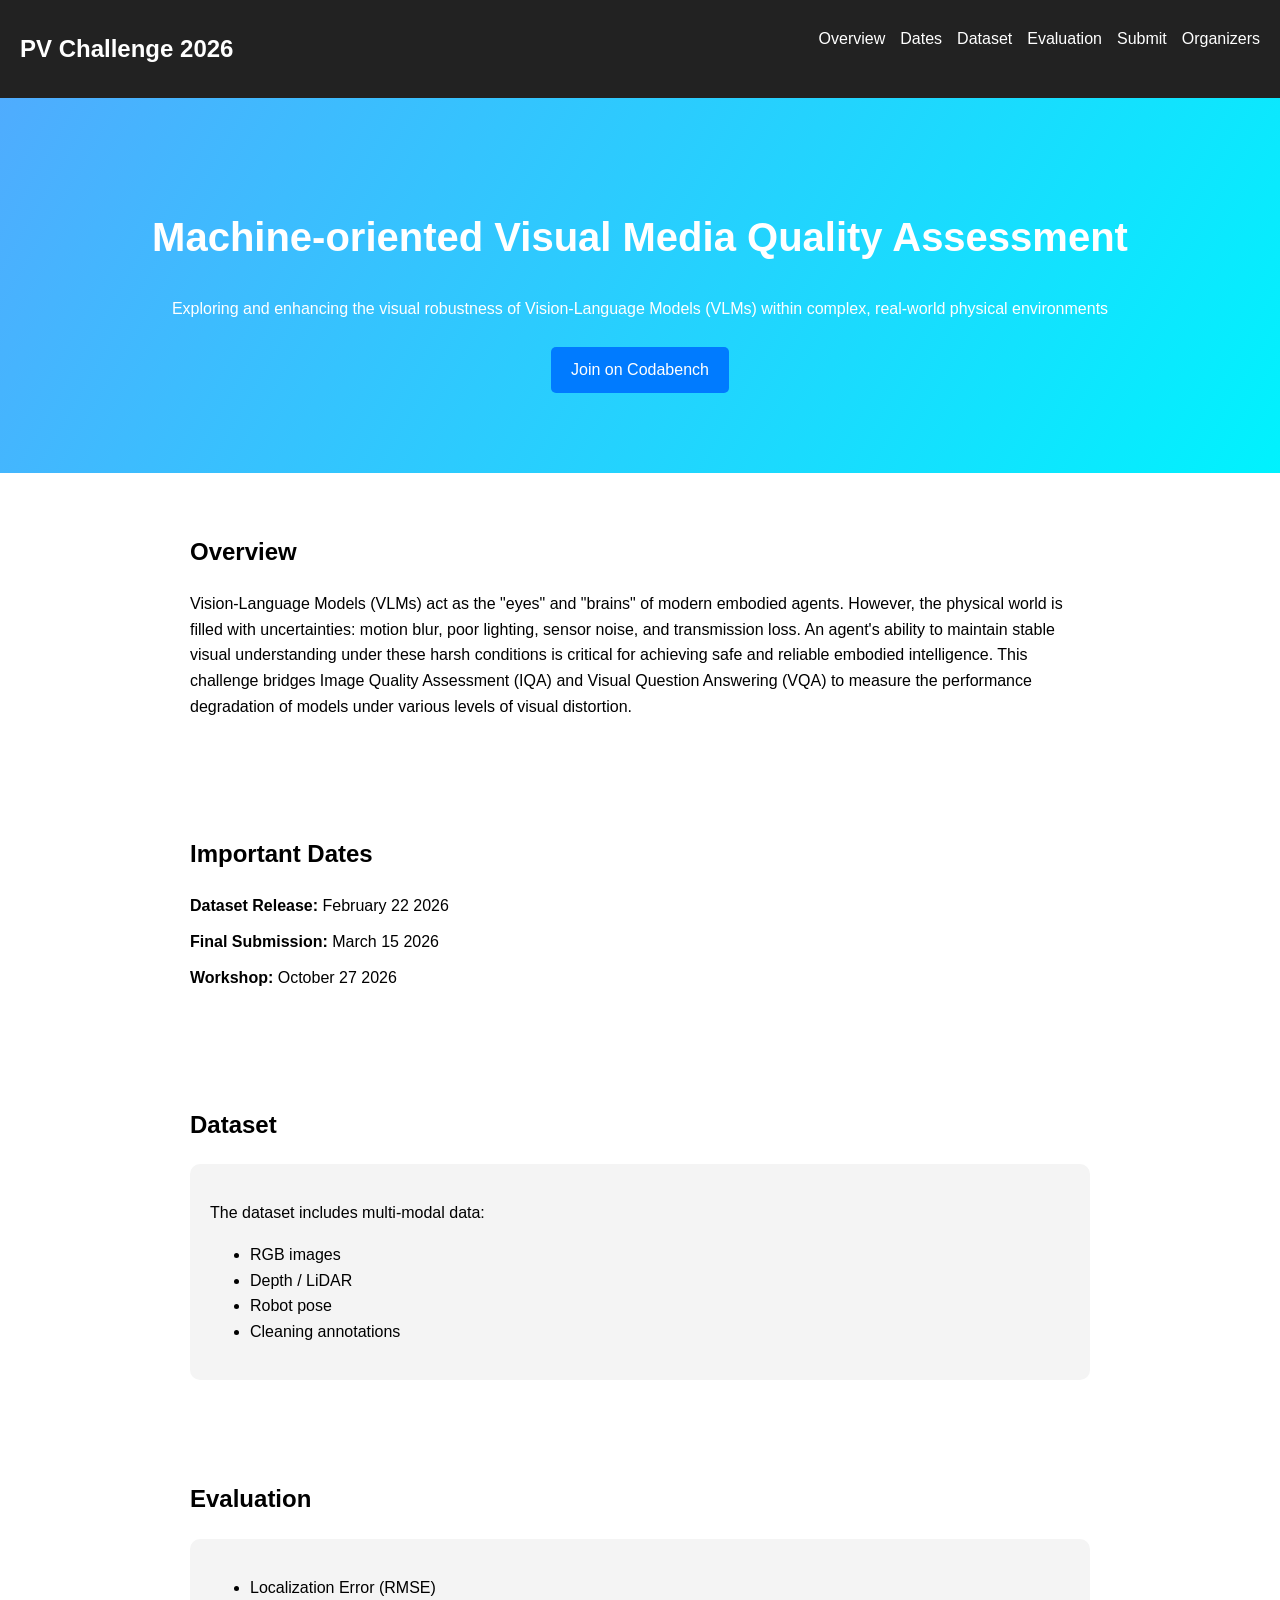
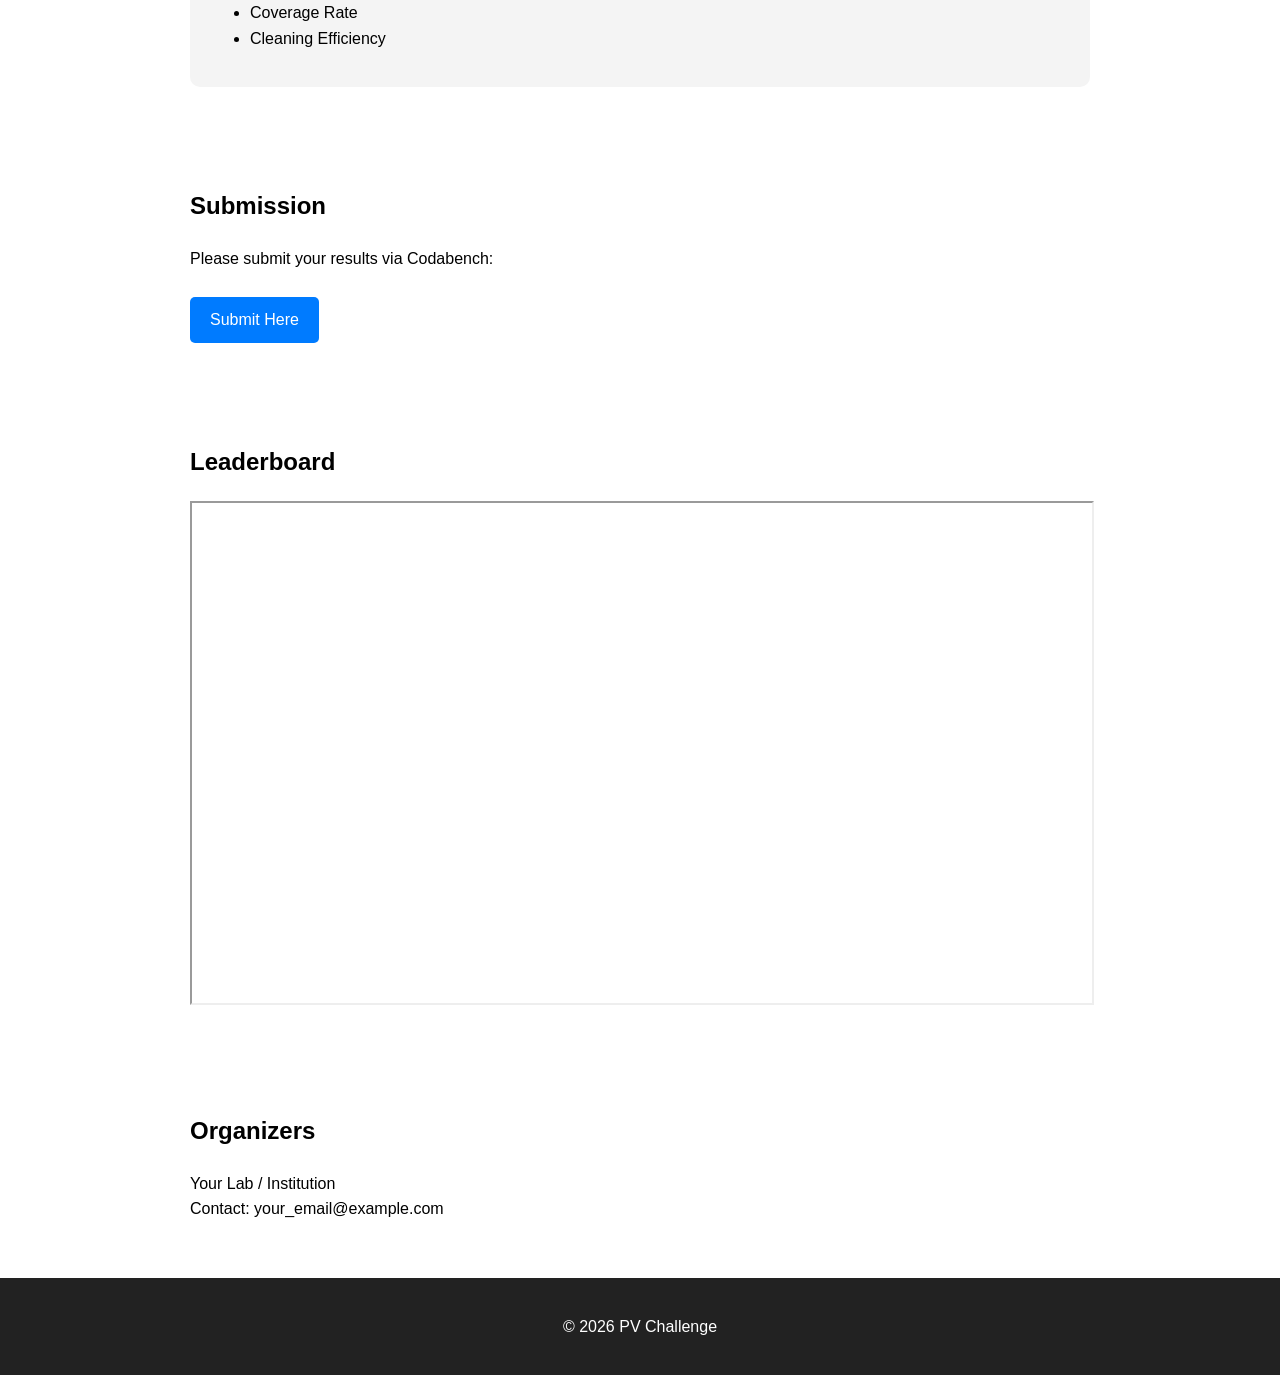
<file: M-VQA/index.html>
<!DOCTYPE html>
<html lang="en">
<head>
  <meta charset="UTF-8">
  <title>Machine-oriented Visual Media Quality Assessment</title>
  <link rel="stylesheet" href="style.css">
</head>

<body>

<!-- 顶部导航 -->
<nav>
  <h2>PV Challenge 2026</h2>
  <ul>
    <li><a href="#overview">Overview</a></li>
    <li><a href="#dates">Dates</a></li>
    <li><a href="#dataset">Dataset</a></li>
    <li><a href="#evaluation">Evaluation</a></li>
    <li><a href="#submit">Submit</a></li>
    <li><a href="#organizers">Organizers</a></li>
  </ul>
</nav>

<!-- Hero 区 -->
<header>
  <h1>Machine-oriented Visual Media Quality Assessment</h1>
  <p>Exploring and enhancing the visual robustness of Vision-Language Models (VLMs) within complex, real-world physical environments</p>
  <a class="btn" href="https://www.codabench.org/competitions/13658/#/pages-tab">Join on Codabench</a>
</header>

<!-- Overview -->
<section id="overview">
  <h2>Overview</h2>
  <p>
    Vision-Language Models (VLMs) act as the "eyes" and "brains" of modern embodied agents. However, the physical world is filled with uncertainties: motion blur, poor lighting, sensor noise, and transmission loss.
	An agent's ability to maintain stable visual understanding under these harsh conditions is critical for achieving safe and reliable embodied intelligence. This challenge bridges Image Quality Assessment (IQA) and Visual Question Answering (VQA) to measure the performance degradation of models under various levels of visual distortion.
  </p>
</section>

<!-- Dates -->
<section id="dates">
  <h2>Important Dates</h2>
  <ul class="timeline">
    <li><b>Dataset Release:</b> February 22 2026</li>
    <li><b>Final Submission:</b> March 15 2026</li>
    <li><b>Workshop:</b> October 27 2026</li>
  </ul>
</section>

<!-- Dataset -->
<section id="dataset">
  <h2>Dataset</h2>
  <div class="card">
    <p>
      The dataset includes multi-modal data:
    </p>
    <ul>
      <li>RGB images</li>
      <li>Depth / LiDAR</li>
      <li>Robot pose</li>
      <li>Cleaning annotations</li>
    </ul>
  </div>
</section>

<!-- Evaluation -->
<section id="evaluation">
  <h2>Evaluation</h2>
  <div class="card">
    <ul>
      <li>Localization Error (RMSE)</li>
      <li>Coverage Rate</li>
      <li>Cleaning Efficiency</li>
    </ul>
  </div>
</section>

<!-- Submission -->
<section id="submit">
  <h2>Submission</h2>
  <p>
    Please submit your results via Codabench:
  </p>
  <a class="btn" href="https://www.codabench.org/competitions/13658/">Submit Here</a>
</section>

<!-- Leaderboard -->
<section>
  <h2>Leaderboard</h2>
  <iframe 
    src="https://www.codabench.org/competitions/13658/" 
    width="100%" 
    height="500">
  </iframe>
</section>

<!-- Organizers -->
<section id="organizers">
  <h2>Organizers</h2>
  <p>
    Your Lab / Institution<br>
    Contact: your_email@example.com
  </p>
</section>

<footer>
  <p>© 2026 PV Challenge</p>
</footer>

<script src="script.js"></script>
</body>
</html>
</file>
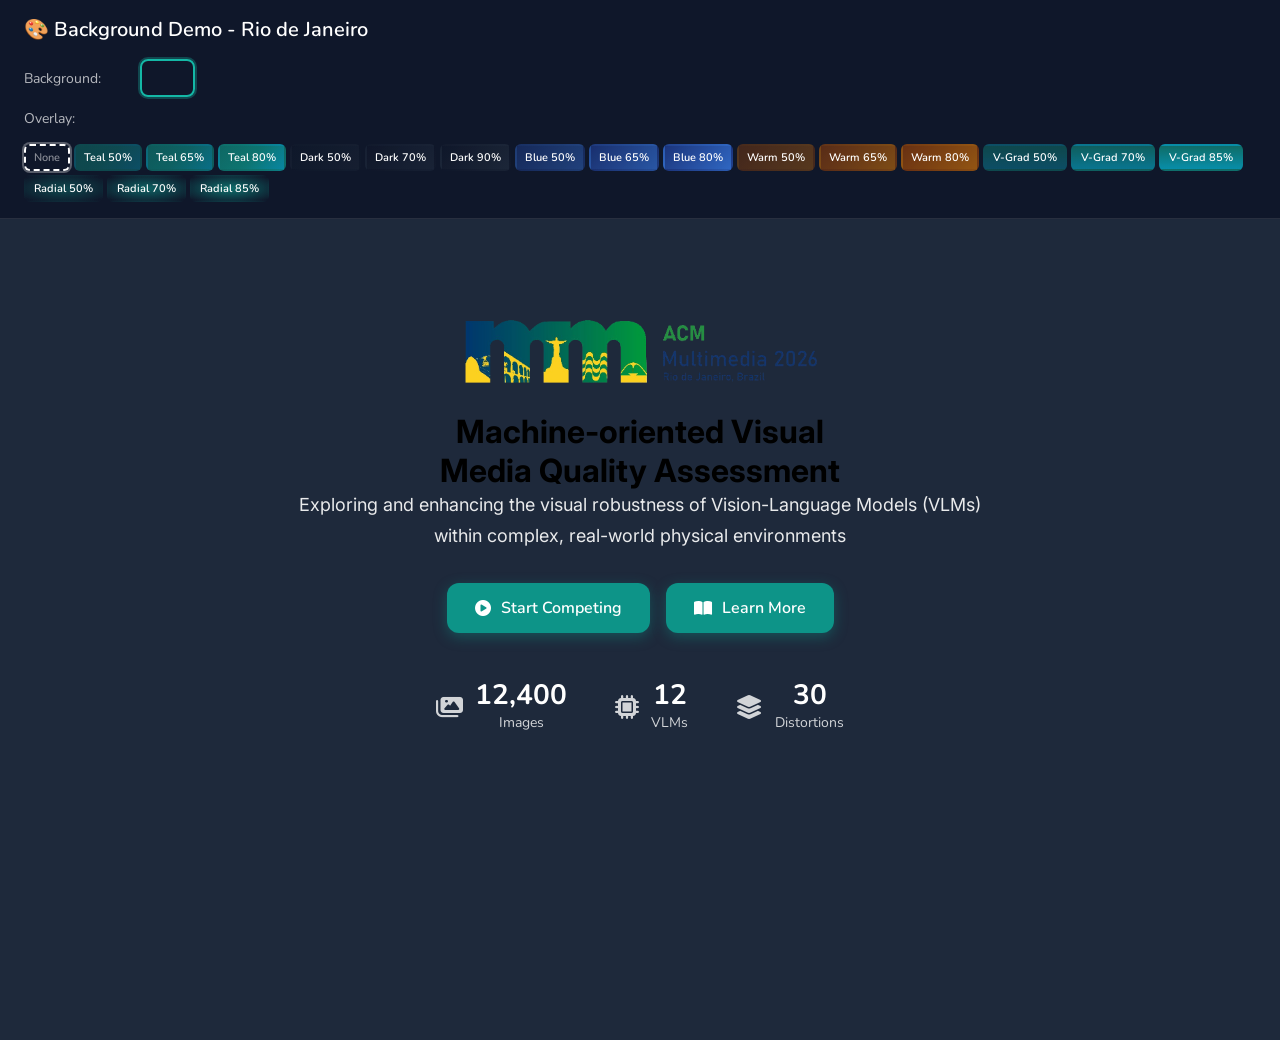
<file: bg-demo.html>
<!DOCTYPE html>
<html lang="en">
<head>
  <meta charset="UTF-8">
  <meta name="viewport" content="width=device-width, initial-scale=1.0">
  <title>Background Demo - M-VQA Challenge</title>
  <link rel="stylesheet" href="https://cdnjs.cloudflare.com/ajax/libs/font-awesome/6.5.1/css/all.min.css">
  <link href="https://fonts.googleapis.com/css2?family=Inter:wght@300;400;500;600;700;800&family=Merriweather:wght@300;400;500;600;700;900&family=Nunito:wght@300;400;500;600;700&display=swap" rel="stylesheet">
  <style>
    * {
      margin: 0;
      padding: 0;
      box-sizing: border-box;
    }

    :root {
      --primary: #0d9488;
      --primary-light: #14b8a6;
      --primary-dark: #0f766e;
      --primary-50: #f0fdfa;
      --primary-100: #ccfbf1;
      --primary-200: #99f6e4;
      --accent: #06b6d4;
      --gray-50: #f8fafc;
      --gray-100: #f1f5f9;
      --gray-200: #e2e8f0;
      --gray-300: #cbd5e1;
      --gray-400: #94a3b8;
      --gray-500: #64748b;
      --gray-600: #475569;
      --gray-700: #334155;
      --gray-800: #1e293b;
      --gray-900: #0f172a;
      --white: #ffffff;
      --radius-sm: 0.375rem;
      --radius: 0.5rem;
      --radius-md: 0.75rem;
      --radius-lg: 1rem;
      --font-heading: 'Merriweather', serif;
      --font-body: 'Inter', -apple-system, BlinkMacSystemFont, 'Segoe UI', Roboto, sans-serif;
      --font-ui: 'Nunito', sans-serif;
    }

    body {
      font-family: var(--font-body);
      background: #1e293b;
      min-height: 100vh;
    }

    .demo-header {
      position: fixed;
      top: 0;
      left: 0;
      right: 0;
      z-index: 1000;
      background: rgba(15, 23, 42, 0.95);
      backdrop-filter: blur(10px);
      padding: 16px 24px;
      border-bottom: 1px solid rgba(255,255,255,0.1);
    }

    .demo-title {
      color: white;
      font-size: 1.25rem;
      font-weight: 600;
      font-family: var(--font-ui);
      margin-bottom: 16px;
    }

    .demo-controls {
      display: flex;
      flex-direction: column;
      gap: 12px;
    }

    .control-row {
      display: flex;
      align-items: center;
      gap: 16px;
      flex-wrap: wrap;
    }

    .demo-label {
      color: rgba(255,255,255,0.7);
      font-size: 0.875rem;
      font-family: var(--font-ui);
      min-width: 100px;
    }

    .bg-selector {
      display: flex;
      gap: 6px;
      flex-wrap: wrap;
    }

    .bg-option {
      width: 55px;
      height: 38px;
      border-radius: var(--radius);
      border: 2px solid transparent;
      cursor: pointer;
      transition: all 0.3s ease;
      background-size: cover;
      background-position: center;
    }

    .bg-option:hover {
      transform: scale(1.1);
    }

    .bg-option.active {
      border-color: var(--primary-light);
      box-shadow: 0 0 0 2px rgba(20, 184, 166, 0.3);
    }

    .overlay-selector {
      display: flex;
      gap: 4px;
      flex-wrap: wrap;
    }

    .overlay-option {
      padding: 4px 8px;
      border-radius: var(--radius-sm);
      border: 2px solid transparent;
      cursor: pointer;
      transition: all 0.3s ease;
      font-size: 0.6875rem;
      color: white;
      font-weight: 600;
      font-family: var(--font-ui);
      text-align: center;
      min-width: 45px;
    }

    .overlay-option:hover {
      transform: scale(1.05);
    }

    .overlay-option.active {
      border-color: white;
      box-shadow: 0 0 0 2px rgba(255, 255, 255, 0.3);
    }

    .overlay-none { background: transparent; border: 2px dashed rgba(255,255,255,0.3); color: rgba(255,255,255,0.5); }
    .overlay-teal-light { background: linear-gradient(135deg, rgba(15, 118, 110, 0.5) 0%, rgba(13, 148, 136, 0.4) 50%, rgba(6, 182, 212, 0.35) 100%); }
    .overlay-teal { background: linear-gradient(135deg, rgba(15, 118, 110, 0.7) 0%, rgba(13, 148, 136, 0.6) 50%, rgba(6, 182, 212, 0.55) 100%); }
    .overlay-teal-dark { background: linear-gradient(135deg, rgba(15, 118, 110, 0.85) 0%, rgba(13, 148, 136, 0.75) 50%, rgba(6, 182, 212, 0.7) 100%); }
    .overlay-dark-light { background: linear-gradient(135deg, rgba(15, 23, 42, 0.5) 0%, rgba(30, 41, 59, 0.45) 100%); }
    .overlay-dark { background: linear-gradient(135deg, rgba(15, 23, 42, 0.75) 0%, rgba(30, 41, 59, 0.7) 100%); }
    .overlay-dark-heavy { background: linear-gradient(135deg, rgba(15, 23, 42, 0.9) 0%, rgba(30, 41, 59, 0.85) 100%); }
    .overlay-blue-light { background: linear-gradient(135deg, rgba(30, 58, 138, 0.5) 0%, rgba(59, 130, 246, 0.4) 100%); }
    .overlay-blue { background: linear-gradient(135deg, rgba(30, 58, 138, 0.7) 0%, rgba(59, 130, 246, 0.6) 100%); }
    .overlay-blue-dark { background: linear-gradient(135deg, rgba(30, 58, 138, 0.85) 0%, rgba(59, 130, 246, 0.75) 100%); }
    .overlay-warm-light { background: linear-gradient(135deg, rgba(120, 53, 15, 0.5) 0%, rgba(217, 119, 6, 0.35) 100%); }
    .overlay-warm { background: linear-gradient(135deg, rgba(120, 53, 15, 0.7) 0%, rgba(217, 119, 6, 0.55) 100%); }
    .overlay-warm-dark { background: linear-gradient(135deg, rgba(120, 53, 15, 0.85) 0%, rgba(217, 119, 6, 0.65) 100%); }
    .overlay-gradient-light { background: linear-gradient(180deg, rgba(15, 118, 110, 0.5) 0%, rgba(6, 182, 212, 0.35) 100%); }
    .overlay-gradient { background: linear-gradient(180deg, rgba(15, 118, 110, 0.75) 0%, rgba(6, 182, 212, 0.6) 100%); }
    .overlay-gradient-dark { background: linear-gradient(180deg, rgba(15, 118, 110, 0.9) 0%, rgba(6, 182, 212, 0.75) 100%); }
    .overlay-radial-light { background: radial-gradient(ellipse at center, rgba(13, 148, 136, 0.4) 0%, rgba(15, 23, 42, 0.6) 100%); }
    .overlay-radial { background: radial-gradient(ellipse at center, rgba(13, 148, 136, 0.6) 0%, rgba(15, 23, 42, 0.8) 100%); }
    .overlay-radial-dark { background: radial-gradient(ellipse at center, rgba(13, 148, 136, 0.7) 0%, rgba(15, 23, 42, 0.9) 100%); }

    .preview-container {
      margin-top: 140px;
      min-height: calc(100vh - 140px);
    }

    .hero-preview {
      position: relative;
      min-height: calc(100vh - 140px);
      display: flex;
      align-items: center;
      justify-content: center;
      background-size: cover;
      background-position: center;
      background-attachment: fixed;
      transition: background-image 0.5s ease;
    }

    .hero-overlay {
      position: absolute;
      top: 0;
      left: 0;
      right: 0;
      bottom: 0;
      transition: all 0.3s ease;
    }

    .hero-overlay.hidden {
      opacity: 0;
    }

    .hero-content {
      position: relative;
      z-index: 1;
      text-align: center;
      max-width: 900px;
      padding: 40px 20px;
    }

    .hero-badge {
      display: inline-flex;
      align-items: center;
      justify-content: center;
      animation: fadeInDown 0.6s ease;
      margin-bottom: 24px;
    }

    .hero-badge .acm-logo {
      height: 80px;
      width: auto;
      display: block;
    }

    .hero h1 {
      font-size: 2.5rem;
      font-weight: 700;
      color: white;
      line-height: 1.1;
      margin-bottom: 24px;
      text-shadow: 0 4px 30px rgba(0, 0, 0, 0.3);
      animation: fadeInUp 0.6s ease 0.1s both;
      font-family: var(--font-heading);
    }

    .hero-subtitle {
      font-size: 1.125rem;
      color: rgba(255, 255, 255, 0.9);
      line-height: 1.7;
      margin-bottom: 32px;
      max-width: 700px;
      margin-left: auto;
      margin-right: auto;
      animation: fadeInUp 0.6s ease 0.2s both;
    }

    .hero-buttons {
      display: flex;
      justify-content: center;
      gap: 16px;
      margin-bottom: 48px;
      animation: fadeInUp 0.6s ease 0.3s both;
      flex-wrap: wrap;
    }

    .btn {
      display: inline-flex;
      align-items: center;
      gap: 10px;
      padding: 14px 28px;
      font-size: 1rem;
      font-weight: 600;
      font-family: var(--font-ui);
      text-decoration: none;
      border-radius: var(--radius-md);
      transition: all 0.3s ease;
      cursor: pointer;
      border: none;
    }

    .btn-primary {
      background: var(--primary);
      color: white;
      box-shadow: 0 4px 14px rgba(13, 148, 136, 0.4);
    }

    .btn-primary:hover {
      background: var(--primary-dark);
      transform: translateY(-2px);
      box-shadow: 0 6px 20px rgba(13, 148, 136, 0.5);
    }

    .hero-stats {
      display: flex;
      justify-content: center;
      gap: 48px;
      animation: fadeInUp 0.6s ease 0.4s both;
      flex-wrap: wrap;
    }

    .stat-item {
      display: flex;
      align-items: center;
      gap: 12px;
    }

    .stat-item i {
      font-size: 1.5rem;
      color: white;
      opacity: 0.8;
    }

    .stat-info {
      display: flex;
      flex-direction: column;
    }

    .stat-number {
      font-size: 1.75rem;
      font-weight: 700;
      color: white;
      line-height: 1;
      font-family: var(--font-ui);
    }

    .stat-label {
      font-size: 0.875rem;
      color: rgba(255, 255, 255, 0.8);
      margin-top: 4px;
      font-family: var(--font-ui);
    }

    @keyframes fadeInDown {
      from { opacity: 0; transform: translateY(-20px); }
      to { opacity: 1; transform: translateY(0); }
    }

    @keyframes fadeInUp {
      from { opacity: 0; transform: translateY(20px); }
      to { opacity: 1; transform: translateY(0); }
    }

    @media (min-width: 768px) {
      .hero h1 { font-size: 4rem; }
    }

    @media (max-width: 640px) {
      .demo-header { padding: 12px 16px; }
      .hero-stats { gap: 24px; }
      .preview-container { margin-top: 200px; }
      .overlay-option { min-width: 40px; padding: 3px 6px; font-size: 0.625rem; }
    }
  </style>
</head>
<body>
  <div class="demo-header">
    <div class="demo-title">🎨 Background Demo - Rio de Janeiro</div>
    <div class="demo-controls">
      <div class="control-row">
        <span class="demo-label">Background:</span>
        <div class="bg-selector">
          <div class="bg-option active" data-bg="1" style="background-image: url('https://images.unsplash.com/photo-1483729558449-99ef09a8c325?w=1920&q=80');" title="Rio Sunset"></div>
          <div class="bg-option" data-bg="2" style="background-image: url('https://images.unsplash.com/photo-1516306580123-e6e52b1b7b5f?w=1920&q=80');" title="Christ the Redeemer"></div>
          <div class="bg-option" data-bg="3" style="background-image: url('https://images.unsplash.com/photo-1544989164-31dc3c645987?w=1920&q=80');" title="Rio Beach"></div>
          <div class="bg-option" data-bg="4" style="background-image: url('https://images.unsplash.com/photo-1518639192441-8fce0a366e2e?w=1920&q=80');" title="Rio Night"></div>
          <div class="bg-option" data-bg="5" style="background-image: url('https://images.unsplash.com/photo-1551410224-699683e15636?w=1920&q=80');" title="Sugarloaf"></div>
          <div class="bg-option" data-bg="6" style="background-image: url('https://images.unsplash.com/photo-1599707367072-cd6ada2bc375?w=1920&q=80');" title="Copacabana"></div>
          <div class="bg-option" data-bg="7" style="background-image: url('https://images.unsplash.com/photo-1504214208694-e93e9e62e659?w=1920&q=80');" title="Ipanema"></div>
          <div class="bg-option" data-bg="8" style="background-image: url('https://images.unsplash.com/photo-1548268770-66184a21657e?w=1920&q=80');" title="Rio Aerial"></div>
          <div class="bg-option" data-bg="9" style="background-image: url('https://images.unsplash.com/photo-1496442226666-8d4d0e62e6e9?w=1920&q=80');" title="Rio City"></div>
          <div class="bg-option" data-bg="10" style="background-image: url('https://images.unsplash.com/photo-1555881400-74d7acaacd8b?w=1920&q=80');" title="Rio Harbor"></div>
          <div class="bg-option" data-bg="11" style="background-image: url('https://images.unsplash.com/photo-1551366608-7c0c7b9d7e8a?w=1920&q=80');" title="Rio Morning"></div>
          <div class="bg-option" data-bg="12" style="background-image: url('https://images.unsplash.com/photo-1541534741688-6078c6bfb5c5?w=1920&q=80');" title="Rio Coast"></div>
        </div>
      </div>
      <div class="control-row">
        <span class="demo-label">Overlay:</span>
        <div class="overlay-selector">
          <div class="overlay-option overlay-none active" data-overlay="none">None</div>
          <div class="overlay-option overlay-teal-light" data-overlay="teal-light">Teal 50%</div>
          <div class="overlay-option overlay-teal" data-overlay="teal">Teal 65%</div>
          <div class="overlay-option overlay-teal-dark" data-overlay="teal-dark">Teal 80%</div>
          <div class="overlay-option overlay-dark-light" data-overlay="dark-light">Dark 50%</div>
          <div class="overlay-option overlay-dark" data-overlay="dark">Dark 70%</div>
          <div class="overlay-option overlay-dark-heavy" data-overlay="dark-heavy">Dark 90%</div>
          <div class="overlay-option overlay-blue-light" data-overlay="blue-light">Blue 50%</div>
          <div class="overlay-option overlay-blue" data-overlay="blue">Blue 65%</div>
          <div class="overlay-option overlay-blue-dark" data-overlay="blue-dark">Blue 80%</div>
          <div class="overlay-option overlay-warm-light" data-overlay="warm-light">Warm 50%</div>
          <div class="overlay-option overlay-warm" data-overlay="warm">Warm 65%</div>
          <div class="overlay-option overlay-warm-dark" data-overlay="warm-dark">Warm 80%</div>
          <div class="overlay-option overlay-gradient-light" data-overlay="gradient-light">V-Grad 50%</div>
          <div class="overlay-option overlay-gradient" data-overlay="gradient">V-Grad 70%</div>
          <div class="overlay-option overlay-gradient-dark" data-overlay="gradient-dark">V-Grad 85%</div>
          <div class="overlay-option overlay-radial-light" data-overlay="radial-light">Radial 50%</div>
          <div class="overlay-option overlay-radial" data-overlay="radial">Radial 70%</div>
          <div class="overlay-option overlay-radial-dark" data-overlay="radial-dark">Radial 85%</div>
        </div>
      </div>
    </div>
  </div>

  <div class="preview-container">
    <div class="hero-preview" id="heroPreview">
      <div class="hero-overlay hidden" id="heroOverlay"></div>
      <div class="hero-content">
        <div class="hero-badge">
          <img src="images/LOGO-ACM-2026-V2-remove.png" alt="ACM Multimedia 2026" class="acm-logo">
        </div>
        <h1>Machine-oriented Visual<br>Media Quality Assessment</h1>
        <p class="hero-subtitle">Exploring and enhancing the visual robustness of Vision-Language Models (VLMs) within complex, real-world physical environments</p>
        <div class="hero-buttons">
          <a href="#" class="btn btn-primary">
            <i class="fas fa-play-circle"></i> Start Competing
          </a>
          <a href="#" class="btn btn-primary">
            <i class="fas fa-book-open"></i> Learn More
          </a>
        </div>
        <div class="hero-stats">
          <div class="stat-item">
            <i class="fas fa-images"></i>
            <div class="stat-info">
              <span class="stat-number">12,400</span>
              <span class="stat-label">Images</span>
            </div>
          </div>
          <div class="stat-item">
            <i class="fas fa-microchip"></i>
            <div class="stat-info">
              <span class="stat-number">12</span>
              <span class="stat-label">VLMs</span>
            </div>
          </div>
          <div class="stat-item">
            <i class="fas fa-layer-group"></i>
            <div class="stat-info">
              <span class="stat-number">30</span>
              <span class="stat-label">Distortions</span>
            </div>
          </div>
        </div>
      </div>
    </div>
  </div>

  <script>
    const backgrounds = {
      1: 'https://images.unsplash.com/photo-1483729558449-99ef09a8c325?w=1920&q=80',
      2: 'https://images.unsplash.com/photo-1516306580123-e6e52b1b7b5f?w=1920&q=80',
      3: 'https://images.unsplash.com/photo-1544989164-31dc3c645987?w=1920&q=80',
      4: 'https://images.unsplash.com/photo-1518639192441-8fce0a366e2e?w=1920&q=80',
      5: 'https://images.unsplash.com/photo-1551410224-699683e15636?w=1920&q=80',
      6: 'https://images.unsplash.com/photo-1599707367072-cd6ada2bc375?w=1920&q=80',
      7: 'https://images.unsplash.com/photo-1504214208694-e93e9e62e659?w=1920&q=80',
      8: 'https://images.unsplash.com/photo-1548268770-66184a21657e?w=1920&q=80',
      9: 'https://images.unsplash.com/photo-1496442226666-8d4d0e62e6e9?w=1920&q=80',
      10: 'https://images.unsplash.com/photo-1555881400-74d7acaacd8b?w=1920&q=80',
      11: 'https://images.unsplash.com/photo-1551366608-7c0c7b9d7e8a?w=1920&q=80',
      12: 'https://images.unsplash.com/photo-1541534741688-6078c6bfb5c5?w=1920&q=80'
    };

    const overlays = {
      none: '',
      'teal-light': 'linear-gradient(135deg, rgba(15, 118, 110, 0.5) 0%, rgba(13, 148, 136, 0.4) 50%, rgba(6, 182, 212, 0.35) 100%)',
      'teal': 'linear-gradient(135deg, rgba(15, 118, 110, 0.7) 0%, rgba(13, 148, 136, 0.6) 50%, rgba(6, 182, 212, 0.55) 100%)',
      'teal-dark': 'linear-gradient(135deg, rgba(15, 118, 110, 0.85) 0%, rgba(13, 148, 136, 0.75) 50%, rgba(6, 182, 212, 0.7) 100%)',
      'dark-light': 'linear-gradient(135deg, rgba(15, 23, 42, 0.5) 0%, rgba(30, 41, 59, 0.45) 100%)',
      'dark': 'linear-gradient(135deg, rgba(15, 23, 42, 0.75) 0%, rgba(30, 41, 59, 0.7) 100%)',
      'dark-heavy': 'linear-gradient(135deg, rgba(15, 23, 42, 0.9) 0%, rgba(30, 41, 59, 0.85) 100%)',
      'blue-light': 'linear-gradient(135deg, rgba(30, 58, 138, 0.5) 0%, rgba(59, 130, 246, 0.4) 100%)',
      'blue': 'linear-gradient(135deg, rgba(30, 58, 138, 0.7) 0%, rgba(59, 130, 246, 0.6) 100%)',
      'blue-dark': 'linear-gradient(135deg, rgba(30, 58, 138, 0.85) 0%, rgba(59, 130, 246, 0.75) 100%)',
      'warm-light': 'linear-gradient(135deg, rgba(120, 53, 15, 0.5) 0%, rgba(217, 119, 6, 0.35) 100%)',
      'warm': 'linear-gradient(135deg, rgba(120, 53, 15, 0.7) 0%, rgba(217, 119, 6, 0.55) 100%)',
      'warm-dark': 'linear-gradient(135deg, rgba(120, 53, 15, 0.85) 0%, rgba(217, 119, 6, 0.65) 100%)',
      'gradient-light': 'linear-gradient(180deg, rgba(15, 118, 110, 0.5) 0%, rgba(6, 182, 212, 0.35) 100%)',
      'gradient': 'linear-gradient(180deg, rgba(15, 118, 110, 0.75) 0%, rgba(6, 182, 212, 0.6) 100%)',
      'gradient-dark': 'linear-gradient(180deg, rgba(15, 118, 110, 0.9) 0%, rgba(6, 182, 212, 0.75) 100%)',
      'radial-light': 'radial-gradient(ellipse at center, rgba(13, 148, 136, 0.4) 0%, rgba(15, 23, 42, 0.6) 100%)',
      'radial': 'radial-gradient(ellipse at center, rgba(13, 148, 136, 0.6) 0%, rgba(15, 23, 42, 0.8) 100%)',
      'radial-dark': 'radial-gradient(ellipse at center, rgba(13, 148, 136, 0.7) 0%, rgba(15, 23, 42, 0.9) 100%)'
    };

    const bgOptions = document.querySelectorAll('.bg-option');
    const overlayOptions = document.querySelectorAll('.overlay-option');
    const heroPreview = document.getElementById('heroPreview');
    const heroOverlay = document.getElementById('heroOverlay');

    bgOptions.forEach(option => {
      option.addEventListener('click', function() {
        bgOptions.forEach(opt => opt.classList.remove('active'));
        this.classList.add('active');
        const bgId = this.dataset.bg;
        heroPreview.style.backgroundImage = `url('${backgrounds[bgId]}')`;
      });
    });

    overlayOptions.forEach(option => {
      option.addEventListener('click', function() {
        overlayOptions.forEach(opt => opt.classList.remove('active'));
        this.classList.add('active');
        const overlayId = this.dataset.overlay;
        if (overlayId === 'none') {
          heroOverlay.classList.add('hidden');
          heroOverlay.style.background = '';
        } else {
          heroOverlay.classList.remove('hidden');
          heroOverlay.style.background = overlays[overlayId];
        }
      });
    });

    heroPreview.style.backgroundImage = `url('${backgrounds[1]}')`;
  </script>
</body>
</html>
</file>
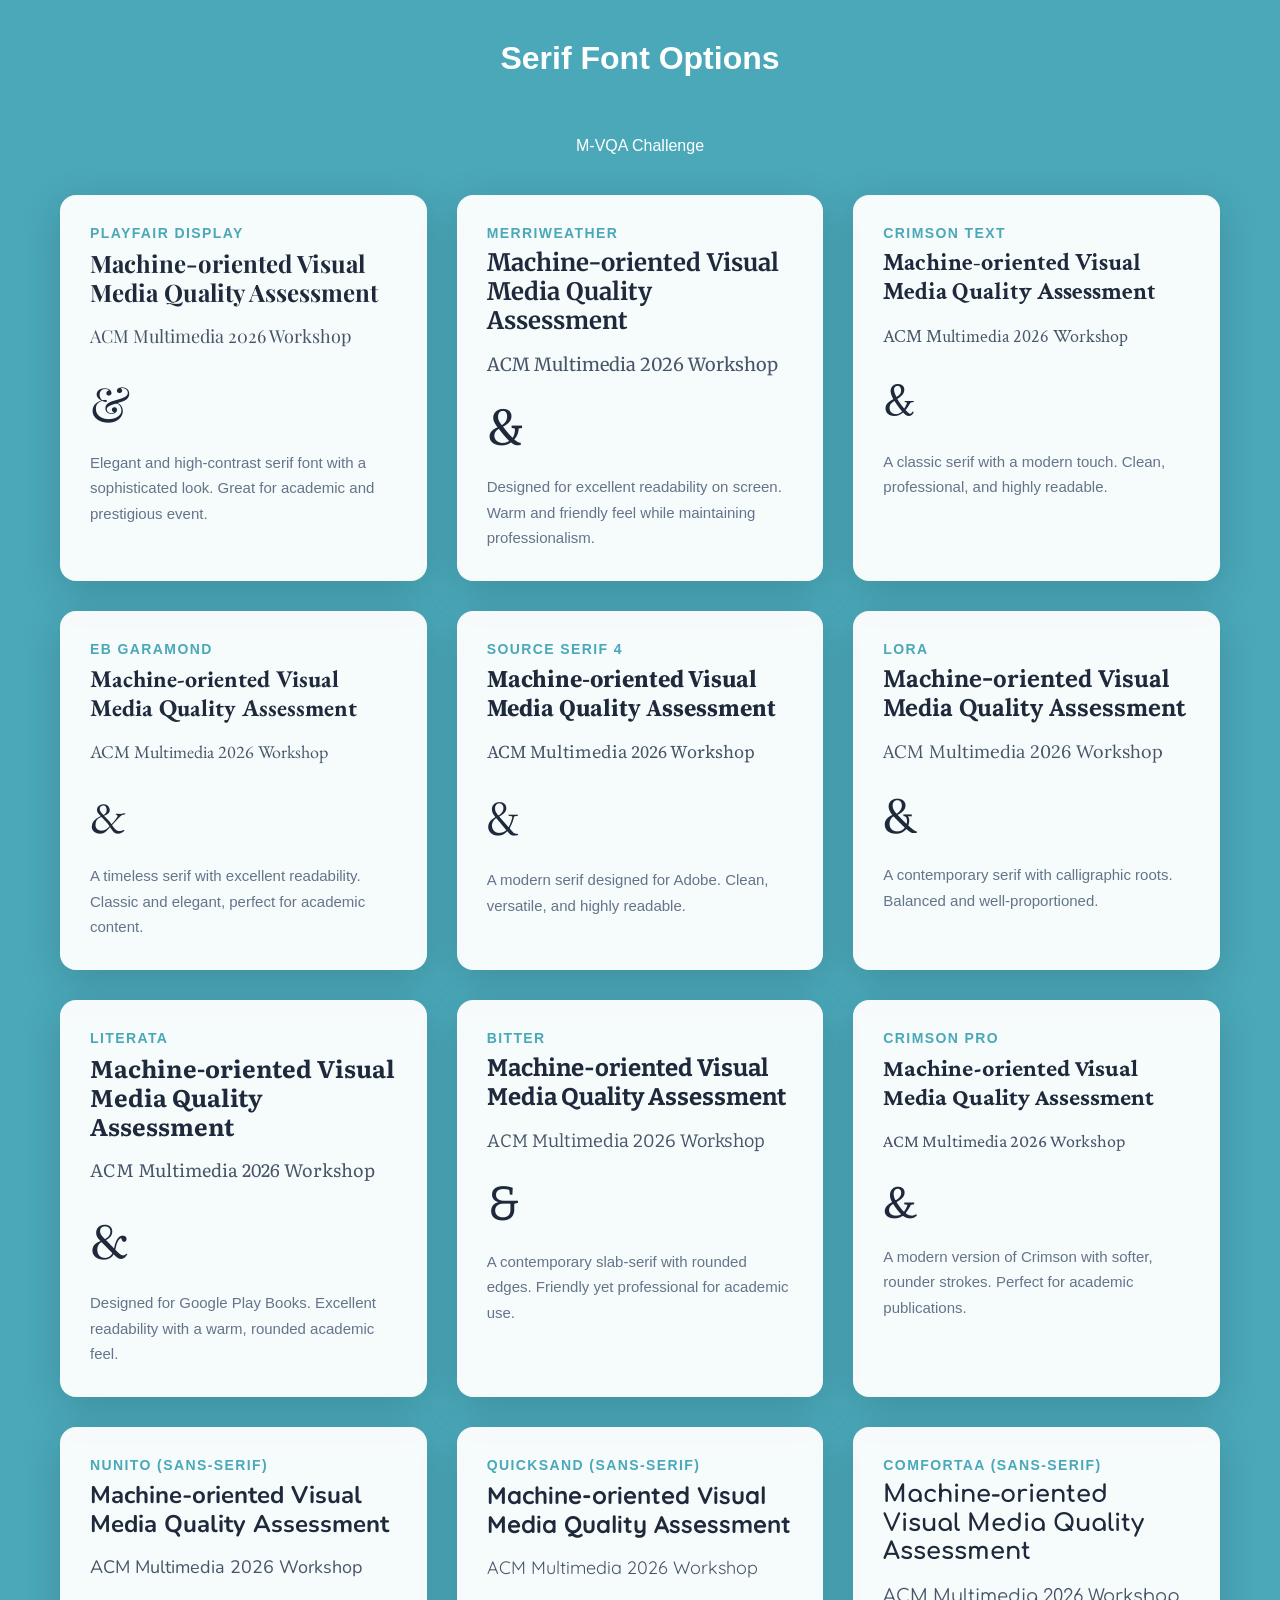
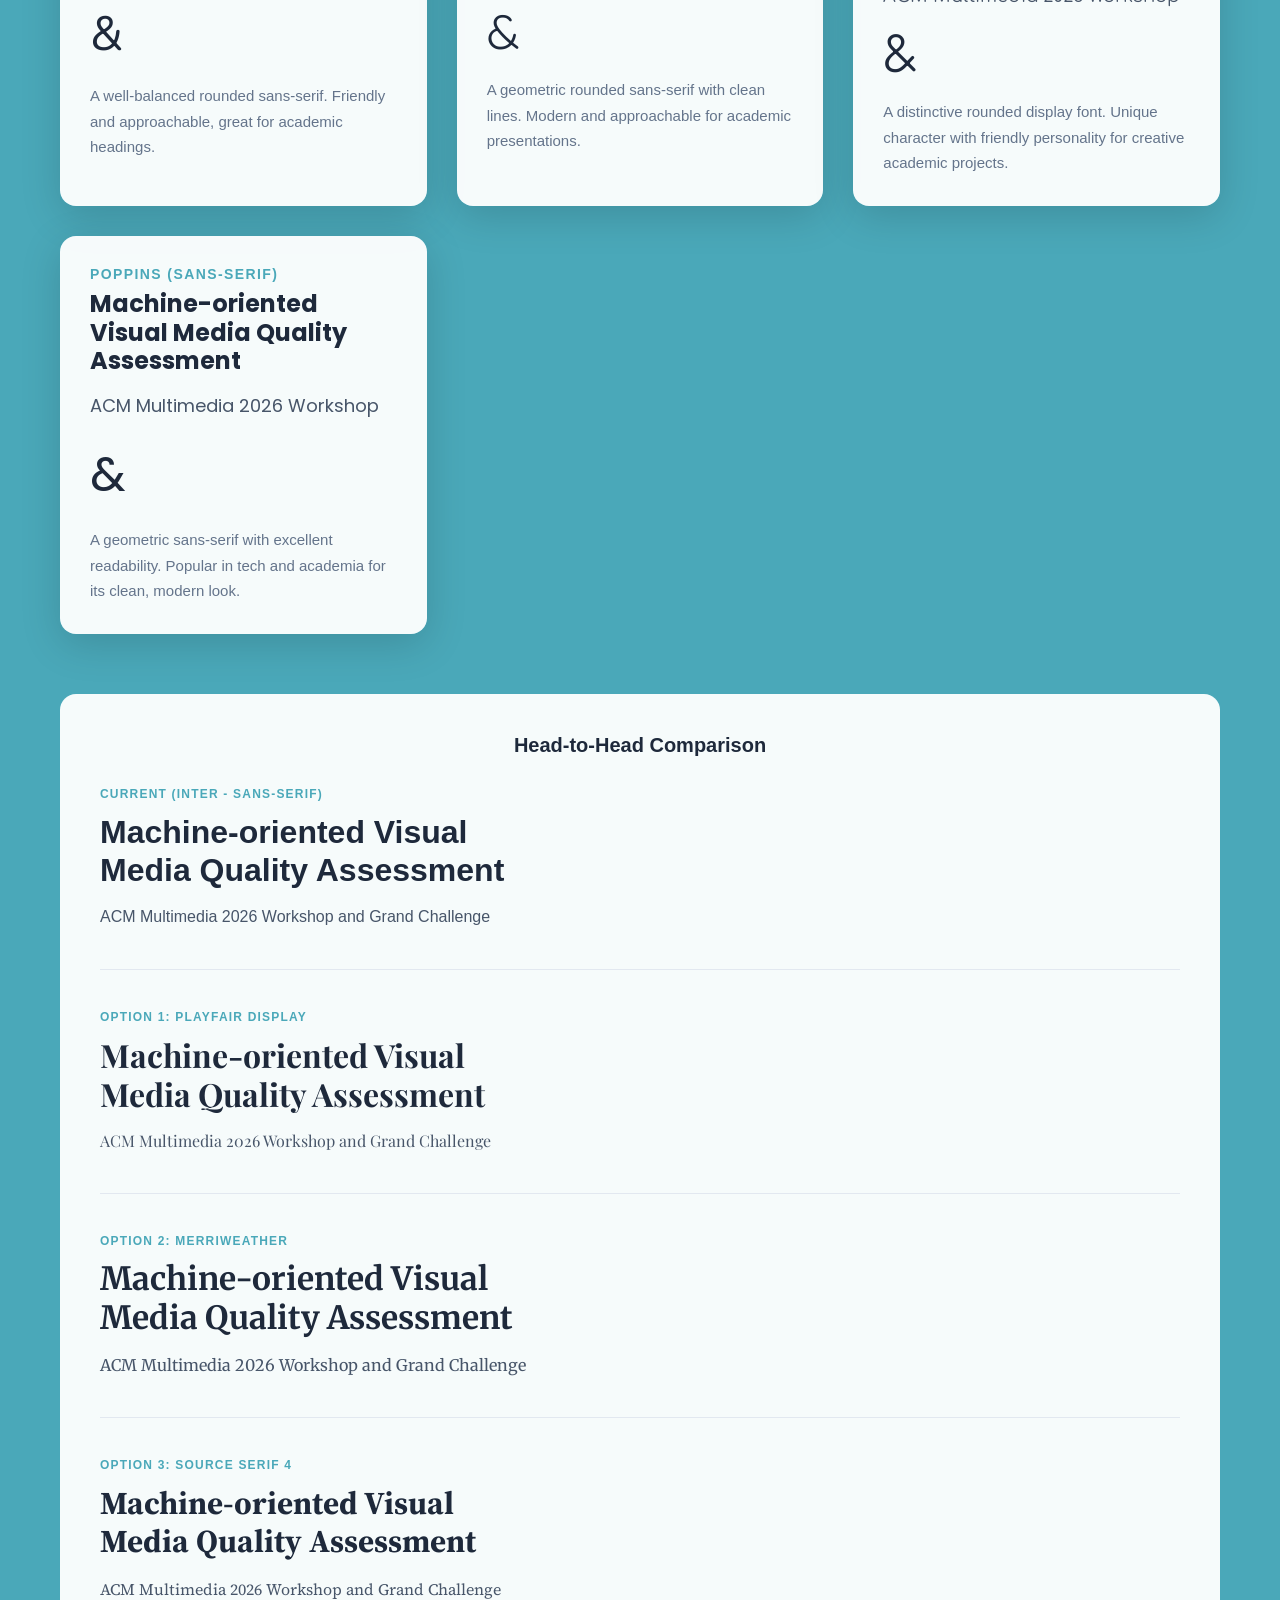
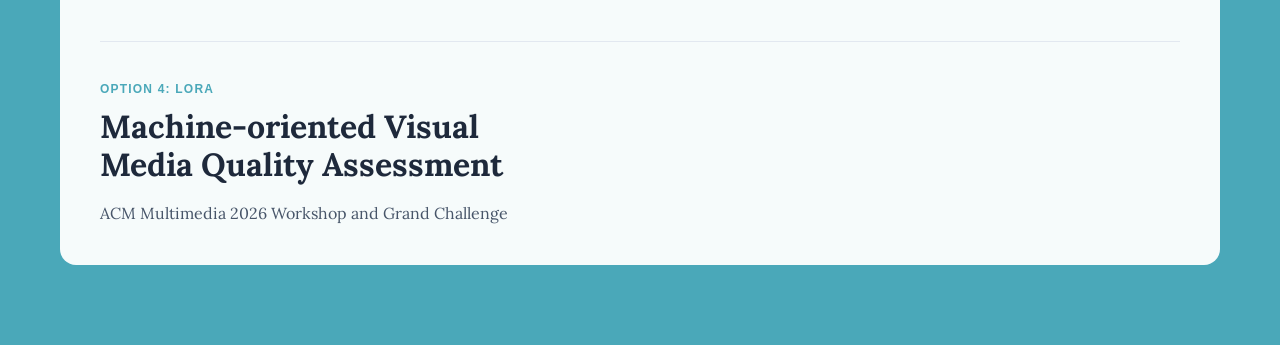
<file: font-demo.html>
<!DOCTYPE html>
<html lang="en">
<head>
  <meta charset="UTF-8">
  <meta name="viewport" content="width=device-width, initial-scale=1.0">
  <title>Font Demo - M-VQA Challenge</title>
  <link rel="preconnect" href="https://fonts.googleapis.com">
  <link rel="preconnect" href="https://fonts.gstatic.com" crossorigin>
  <link href="https://fonts.googleapis.com/css2?family=Playfair+Display:wght@400;500;600;700&family=Merriweather:wght@300;400;500;600;700&family=Source+Serif+4:wght@300;400;600;700&family=Lora:wght@300;400;500;600;700&family=Crimson+Text:wght@300;400;500;600;700&family=EB+Garamond:wght@300;400;500;600;700&family=Source+Serif+Pro:wght@300;400;600;700&family=Literata:wght@300;400;500;600;700&family=Bitter:wght@300;400;500;600;700&family=Crimson+Pro:wght@300;400;500;600;700&family=Nunito:wght@300;400;500;600;700&family=Quicksand:wght@300;400;500;600;700&family=Comfortaa:wght@300;400;500;600;700&family=Poppins:wght@300;400;500;600;700&display=swap" rel="stylesheet">
  <style>
    * {
      margin: 0;
      padding: 0;
      box-sizing: border-box;
    }

    body {
      font-family: 'Inter', sans-serif;
      background: #4aa8b9;
      min-height: 100vh;
      color: white;
    }

    .container {
      max-width: 1200px;
      margin: 0 auto;
      padding: 40px 20px;
    }

    .section-title {
      text-align: center;
      margin-bottom: 60px;
    }

    .section-title h1 {
      font-size: 2.5rem;
      font-weight: 700;
      margin-bottom: 16px;
    }

    .section-title p {
      font-size: 1.125rem;
      opacity: 0.9;
    }

    .font-grid {
      display: grid;
      grid-template-columns: repeat(auto-fit, minmax(350px, 1fr));
      gap: 30px;
      margin-bottom: 60px;
    }

    .font-card {
      background: rgba(255, 255, 255, 0.95);
      border-radius: 16px;
      padding: 30px;
      box-shadow: 0 10px 40px rgba(0, 0, 0, 0.15);
    }

    .font-name {
      font-size: 0.875rem;
      color: #4aa8b9;
      font-weight: 600;
      margin-bottom: 8px;
      text-transform: uppercase;
      letter-spacing: 0.1em;
    }

    .font-sample-title {
      font-size: 1.5rem;
      font-weight: 700;
      color: #1e293b;
      margin-bottom: 16px;
      line-height: 1.2;
    }

    .font-sample-subtitle {
      font-size: 1.125rem;
      color: #475569;
      margin-bottom: 20px;
      line-height: 1.5;
    }

    .font-sample-text {
      font-size: 0.9375rem;
      color: #64748b;
      line-height: 1.7;
    }

    .comparison-section {
      background: rgba(255, 255, 255, 0.95);
      border-radius: 16px;
      padding: 40px;
      margin-bottom: 40px;
    }

    .comparison-title {
      font-size: 1.25rem;
      font-weight: 600;
      color: #1e293b;
      margin-bottom: 30px;
      text-align: center;
    }

    .comparison-item {
      margin-bottom: 40px;
      padding-bottom: 40px;
      border-bottom: 1px solid #e2e8f0;
    }

    .comparison-item:last-child {
      margin-bottom: 0;
      padding-bottom: 0;
      border-bottom: none;
    }

    .comparison-label {
      font-size: 0.75rem;
      color: #4aa8b9;
      font-weight: 600;
      text-transform: uppercase;
      letter-spacing: 0.1em;
      margin-bottom: 12px;
    }

    .comparison-heading {
      font-size: 2rem;
      font-weight: 700;
      color: #1e293b;
      margin-bottom: 16px;
      line-height: 1.2;
    }

    .comparison-subheading {
      font-size: 1rem;
      color: #475569;
      line-height: 1.5;
    }
  </style>
</head>
<body>
  <div class="container">
    <h1 class="section-title">Serif Font Options</h1>
    <p style="text-align: center; margin-bottom: 40px;">M-VQA Challenge</p>

    <!-- Font Cards Grid -->
    <div class="font-grid">
      <!-- Playfair Display -->
      <div class="font-card">
        <div class="font-name">Playfair Display</div>
        <div class="font-sample-title" style="font-family: 'Playfair Display', serif;">
          Machine-oriented Visual Media Quality Assessment
        </div>
        <div class="font-sample-subtitle" style="font-family: 'Playfair Display', serif;">
          ACM Multimedia 2026 Workshop
        </div>
        <div class="font-sample-ampersand" style="font-family: 'Playfair Display', serif; font-size: 3rem; color: #1e293b; margin-bottom: 16px;">
          &
        </div>
        <div class="font-sample-text">
          Elegant and high-contrast serif font with a sophisticated look. Great for academic and prestigious event.
        </div>
      </div>

      <!-- Merriweather -->
      <div class="font-card">
        <div class="font-name">Merriweather</div>
        <div class="font-sample-title" style="font-family: 'Merriweather', serif;">
          Machine-oriented Visual Media Quality Assessment
        </div>
        <div class="font-sample-subtitle" style="font-family: 'Merriweather', serif;">
          ACM Multimedia 2026 Workshop
        </div>
        <div class="font-sample-ampersand" style="font-family: 'Merriweather', serif; font-size: 3rem; color: #1e293b; margin-bottom: 16px;">
          &
        </div>
        <div class="font-sample-text">
          Designed for excellent readability on screen. Warm and friendly feel while maintaining professionalism.
        </div>
      </div>

      <!-- Crimson Text -->
      <div class="font-card">
        <div class="font-name">Crimson Text</div>
        <div class="font-sample-title" style="font-family: 'Crimson Text', serif;">
          Machine-oriented Visual Media Quality Assessment
        </div>
        <div class="font-sample-subtitle" style="font-family: 'Crimson Text', serif;">
          ACM Multimedia 2026 Workshop
        </div>
        <div class="font-sample-ampersand" style="font-family: 'Crimson Text', serif; font-size: 3rem; color: #1e293b; margin-bottom: 16px;">
          &
        </div>
        <div class="font-sample-text">
          A classic serif with a modern touch. Clean, professional, and highly readable.
        </div>
      </div>

      <!-- EB Garamond -->
      <div class="font-card">
        <div class="font-name">EB Garamond</div>
        <div class="font-sample-title" style="font-family: 'EB Garamond', serif;">
          Machine-oriented Visual Media Quality Assessment
        </div>
        <div class="font-sample-subtitle" style="font-family: 'EB Garamond', serif;">
          ACM Multimedia 2026 Workshop
        </div>
        <div class="font-sample-ampersand" style="font-family: 'EB Garamond', serif; font-size: 3rem; color: #1e293b; margin-bottom: 16px;">
          &
        </div>
        <div class="font-sample-text">
          A timeless serif with excellent readability. Classic and elegant, perfect for academic content.
        </div>
      </div>

      <!-- Source Serif 4 -->
      <div class="font-card">
        <div class="font-name">Source Serif 4</div>
        <div class="font-sample-title" style="font-family: 'Source Serif 4', serif;">
          Machine-oriented Visual Media Quality Assessment
        </div>
        <div class="font-sample-subtitle" style="font-family: 'Source Serif 4', serif;">
          ACM Multimedia 2026 Workshop
        </div>
        <div class="font-sample-ampersand" style="font-family: 'Source Serif 4', serif; font-size: 3rem; color: #1e293b; margin-bottom: 16px;">
          &
        </div>
        <div class="font-sample-text">
          A modern serif designed for Adobe. Clean, versatile, and highly readable.
        </div>
      </div>

      <!-- Lora -->
      <div class="font-card">
        <div class="font-name">Lora</div>
        <div class="font-sample-title" style="font-family: 'Lora', serif;">
          Machine-oriented Visual Media Quality Assessment
        </div>
        <div class="font-sample-subtitle" style="font-family: 'Lora', serif;">
          ACM Multimedia 2026 Workshop
        </div>
        <div class="font-sample-ampersand" style="font-family: 'Lora', serif; font-size: 3rem; color: #1e293b; margin-bottom: 16px;">
          &
        </div>
        <div class="font-sample-text">
          A contemporary serif with calligraphic roots. Balanced and well-proportioned.
        </div>
      </div>

      <!-- Literata -->
      <div class="font-card">
        <div class="font-name">Literata</div>
        <div class="font-sample-title" style="font-family: 'Literata', serif;">
          Machine-oriented Visual Media Quality Assessment
        </div>
        <div class="font-sample-subtitle" style="font-family: 'Literata', serif;">
          ACM Multimedia 2026 Workshop
        </div>
        <div class="font-sample-ampersand" style="font-family: 'Literata', serif; font-size: 3rem; color: #1e293b; margin-bottom: 16px;">
          &
        </div>
        <div class="font-sample-text">
          Designed for Google Play Books. Excellent readability with a warm, rounded academic feel.
        </div>
      </div>

      <!-- Bitter -->
      <div class="font-card">
        <div class="font-name">Bitter</div>
        <div class="font-sample-title" style="font-family: 'Bitter', serif;">
          Machine-oriented Visual Media Quality Assessment
        </div>
        <div class="font-sample-subtitle" style="font-family: 'Bitter', serif;">
          ACM Multimedia 2026 Workshop
        </div>
        <div class="font-sample-ampersand" style="font-family: 'Bitter', serif; font-size: 3rem; color: #1e293b; margin-bottom: 16px;">
          &
        </div>
        <div class="font-sample-text">
          A contemporary slab-serif with rounded edges. Friendly yet professional for academic use.
        </div>
      </div>

      <!-- Crimson Pro -->
      <div class="font-card">
        <div class="font-name">Crimson Pro</div>
        <div class="font-sample-title" style="font-family: 'Crimson Pro', serif;">
          Machine-oriented Visual Media Quality Assessment
        </div>
        <div class="font-sample-subtitle" style="font-family: 'Crimson Pro', serif;">
          ACM Multimedia 2026 Workshop
        </div>
        <div class="font-sample-ampersand" style="font-family: 'Crimson Pro', serif; font-size: 3rem; color: #1e293b; margin-bottom: 16px;">
          &
        </div>
        <div class="font-sample-text">
          A modern version of Crimson with softer, rounder strokes. Perfect for academic publications.
        </div>
      </div>

      <!-- Nunito -->
      <div class="font-card">
        <div class="font-name">Nunito (Sans-serif)</div>
        <div class="font-sample-title" style="font-family: 'Nunito', sans-serif;">
          Machine-oriented Visual Media Quality Assessment
        </div>
        <div class="font-sample-subtitle" style="font-family: 'Nunito', sans-serif;">
          ACM Multimedia 2026 Workshop
        </div>
        <div class="font-sample-ampersand" style="font-family: 'Nunito', sans-serif; font-size: 3rem; color: #1e293b; margin-bottom: 16px;">
          &
        </div>
        <div class="font-sample-text">
          A well-balanced rounded sans-serif. Friendly and approachable, great for academic headings.
        </div>
      </div>

      <!-- Quicksand -->
      <div class="font-card">
        <div class="font-name">Quicksand (Sans-serif)</div>
        <div class="font-sample-title" style="font-family: 'Quicksand', sans-serif;">
          Machine-oriented Visual Media Quality Assessment
        </div>
        <div class="font-sample-subtitle" style="font-family: 'Quicksand', sans-serif;">
          ACM Multimedia 2026 Workshop
        </div>
        <div class="font-sample-ampersand" style="font-family: 'Quicksand', sans-serif; font-size: 3rem; color: #1e293b; margin-bottom: 16px;">
          &
        </div>
        <div class="font-sample-text">
          A geometric rounded sans-serif with clean lines. Modern and approachable for academic presentations.
        </div>
      </div>

      <!-- Comfortaa -->
      <div class="font-card">
        <div class="font-name">Comfortaa (Sans-serif)</div>
        <div class="font-sample-title" style="font-family: 'Comfortaa', sans-serif;">
          Machine-oriented Visual Media Quality Assessment
        </div>
        <div class="font-sample-subtitle" style="font-family: 'Comfortaa', sans-serif;">
          ACM Multimedia 2026 Workshop
        </div>
        <div class="font-sample-ampersand" style="font-family: 'Comfortaa', sans-serif; font-size: 3rem; color: #1e293b; margin-bottom: 16px;">
          &
        </div>
        <div class="font-sample-text">
          A distinctive rounded display font. Unique character with friendly personality for creative academic projects.
        </div>
      </div>

      <!-- Poppins -->
      <div class="font-card">
        <div class="font-name">Poppins (Sans-serif)</div>
        <div class="font-sample-title" style="font-family: 'Poppins', sans-serif;">
          Machine-oriented Visual Media Quality Assessment
        </div>
        <div class="font-sample-subtitle" style="font-family: 'Poppins', sans-serif;">
          ACM Multimedia 2026 Workshop
        </div>
        <div class="font-sample-ampersand" style="font-family: 'Poppins', sans-serif; font-size: 3rem; color: #1e293b; margin-bottom: 16px;">
          &
        </div>
        <div class="font-sample-text">
          A geometric sans-serif with excellent readability. Popular in tech and academia for its clean, modern look.
        </div>
      </div>
    </div>

    <!-- Comparison Section -->
    <div class="comparison-section">
      <h2 class="comparison-title">Head-to-Head Comparison</h2>

      <div class="comparison-item">
        <div class="comparison-label">Current (Inter - Sans-serif)</div>
        <h1 class="comparison-heading" style="font-family: 'Inter', sans-serif;">
          Machine-oriented Visual<br>Media Quality Assessment
        </h1>
        <p class="comparison-subheading" style="font-family: 'Inter', sans-serif;">
          ACM Multimedia 2026 Workshop and Grand Challenge
        </p>
      </div>

      <div class="comparison-item">
        <div class="comparison-label">Option 1: Playfair Display</div>
        <h1 class="comparison-heading" style="font-family: 'Playfair Display', serif;">
          Machine-oriented Visual<br>Media Quality Assessment
        </h1>
        <p class="comparison-subheading" style="font-family: 'Playfair Display', serif;">
          ACM Multimedia 2026 Workshop and Grand Challenge
        </p>
      </div>

      <div class="comparison-item">
        <div class="comparison-label">Option 2: Merriweather</div>
        <h1 class="comparison-heading" style="font-family: 'Merriweather', serif;">
          Machine-oriented Visual<br>Media Quality Assessment
        </h1>
        <p class="comparison-subheading" style="font-family: 'Merriweather', serif;">
          ACM Multimedia 2026 Workshop and Grand Challenge
        </p>
      </div>

      <div class="comparison-item">
        <div class="comparison-label">Option 3: Source Serif 4</div>
        <h1 class="comparison-heading" style="font-family: 'Source Serif 4', serif;">
          Machine-oriented Visual<br>Media Quality Assessment
        </h1>
        <p class="comparison-subheading" style="font-family: 'Source Serif 4', serif;">
          ACM Multimedia 2026 Workshop and Grand Challenge
        </p>
      </div>

      <div class="comparison-item">
        <div class="comparison-label">Option 4: Lora</div>
        <h1 class="comparison-heading" style="font-family: 'Lora', serif;">
          Machine-oriented Visual<br>Media Quality Assessment
        </h1>
        <p class="comparison-subheading" style="font-family: 'Lora', serif;">
          ACM Multimedia 2026 Workshop and Grand Challenge
        </p>
      </div>
    </div>
  </div>
</body>
</html>
</file>
<file: M-VQA/style.css>
body {
  margin: 0;
  font-family: Arial, sans-serif;
  line-height: 1.6;
}

/* 导航栏 */
nav {
  display: flex;
  justify-content: space-between;
  background: #222;
  color: white;
  padding: 10px 20px;
}

nav ul {
  display: flex;
  list-style: none;
}

nav ul li {
  margin-left: 15px;
}

nav a {
  color: white;
  text-decoration: none;
}

/* Hero */
header {
  text-align: center;
  padding: 80px 20px;
  background: linear-gradient(120deg, #4facfe, #00f2fe);
  color: white;
}

header h1 {
  font-size: 40px;
}

/* section */
section {
  padding: 40px 20px;
  max-width: 900px;
  margin: auto;
}

/* 按钮 */
.btn {
  display: inline-block;
  padding: 10px 20px;
  background: #007BFF;
  color: white;
  border-radius: 5px;
  text-decoration: none;
  margin-top: 10px;
}

/* 卡片 */
.card {
  background: #f4f4f4;
  padding: 20px;
  border-radius: 10px;
}

/* 时间线 */
.timeline {
  list-style: none;
  padding: 0;
}

.timeline li {
  margin-bottom: 10px;
}

/* footer */
footer {
  text-align: center;
  padding: 20px;
  background: #222;
  color: white;
}
</file>
